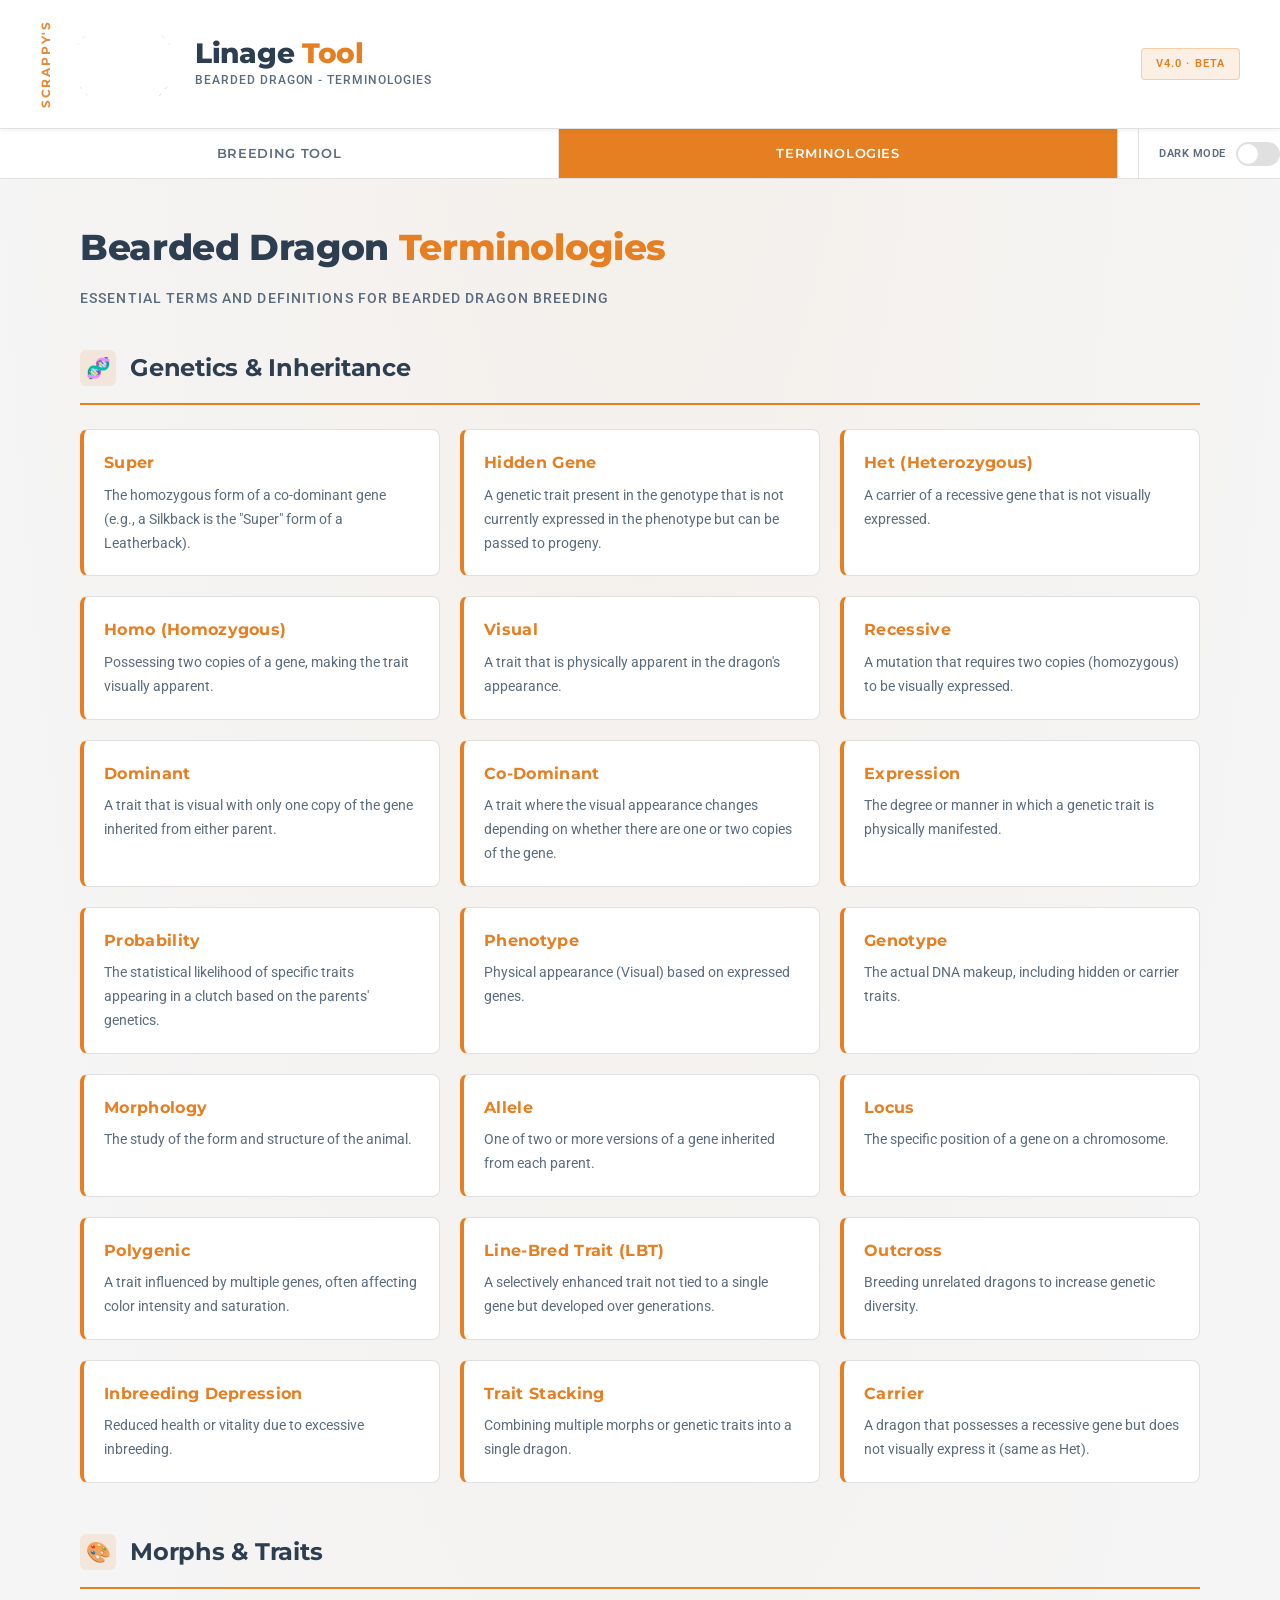
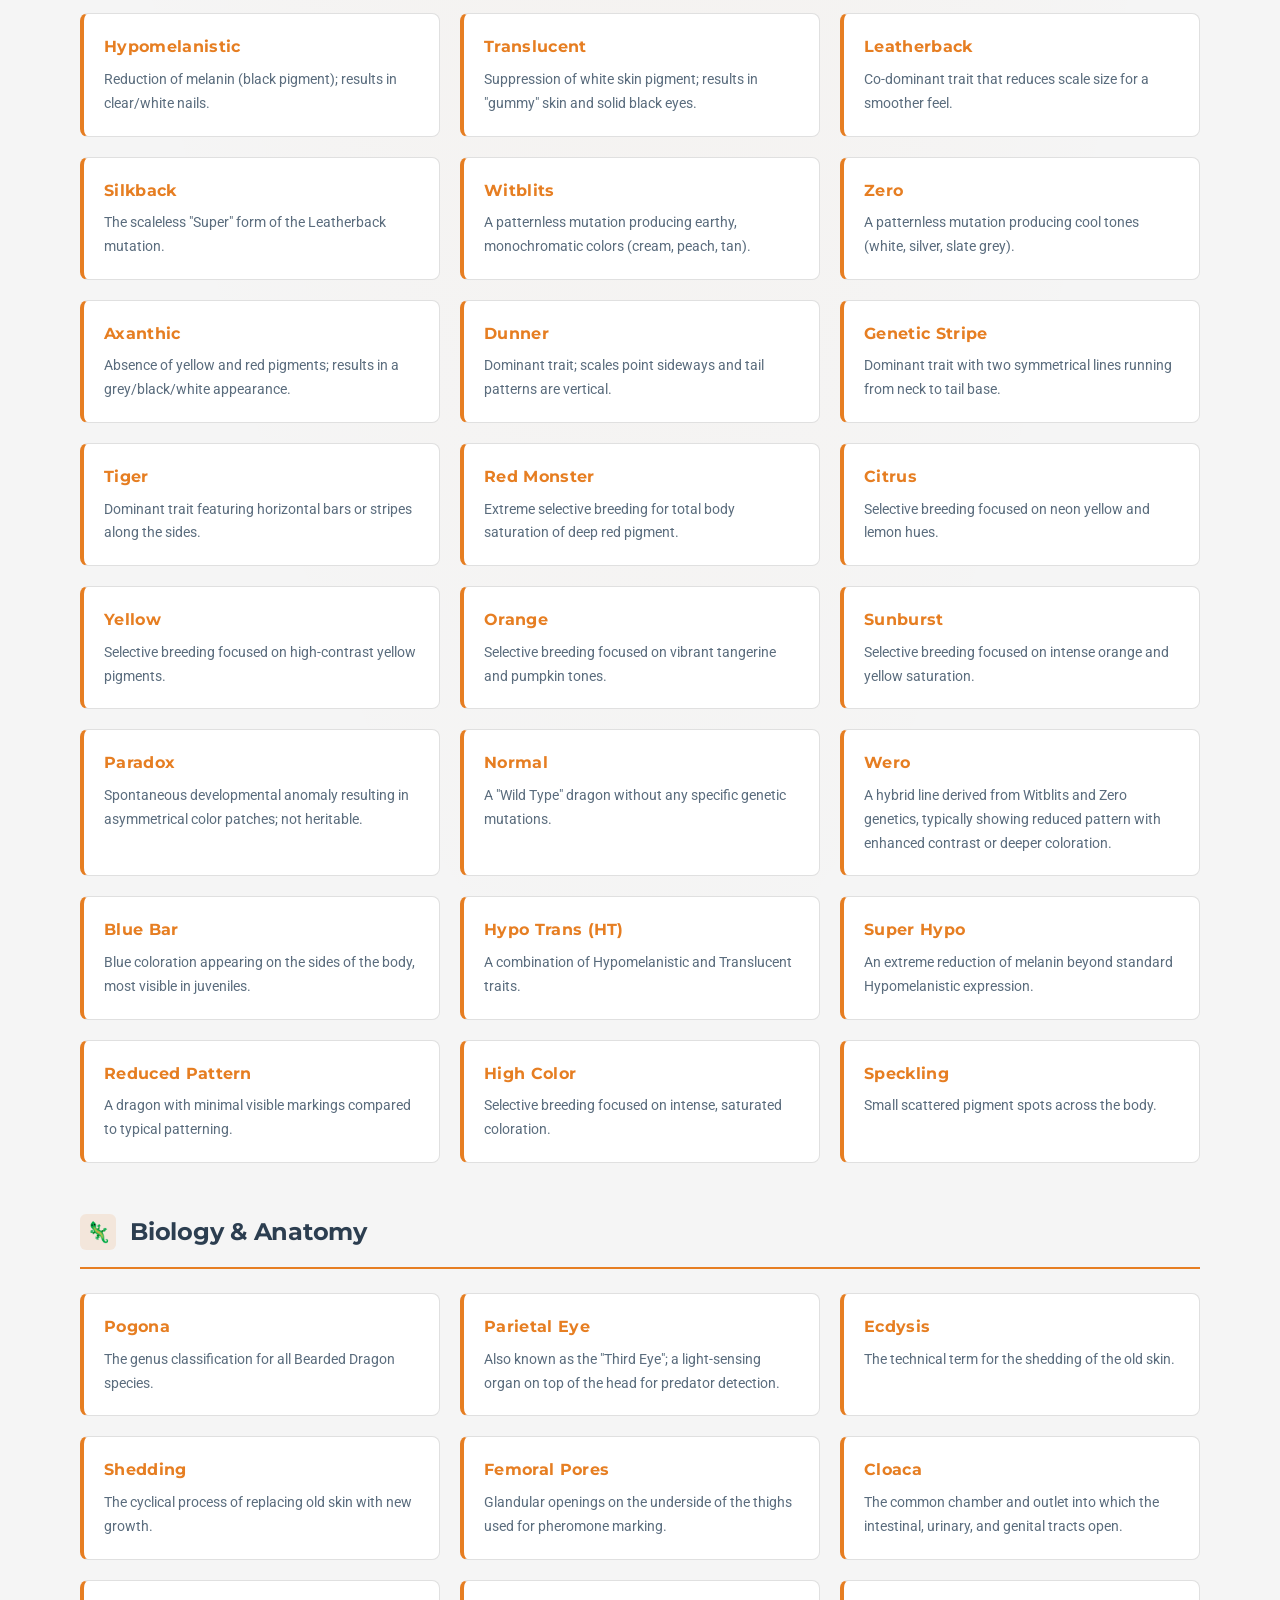
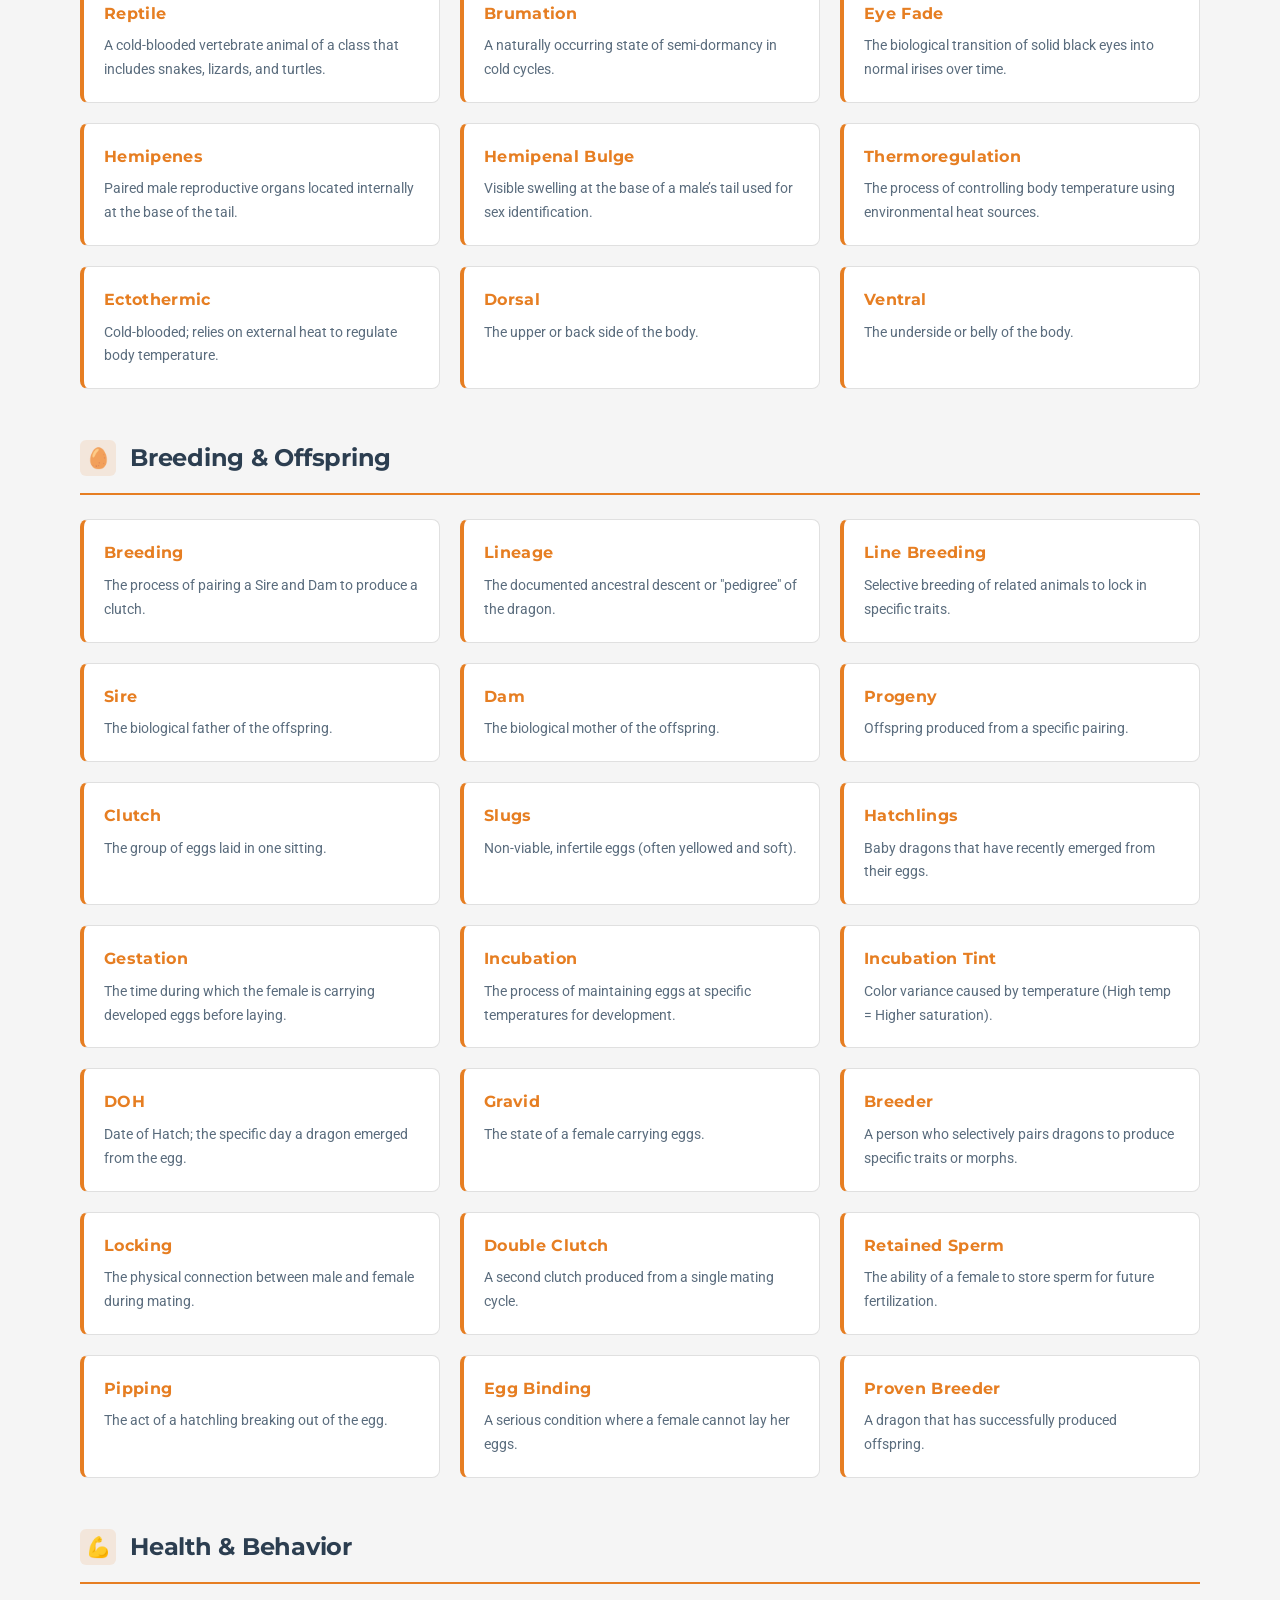
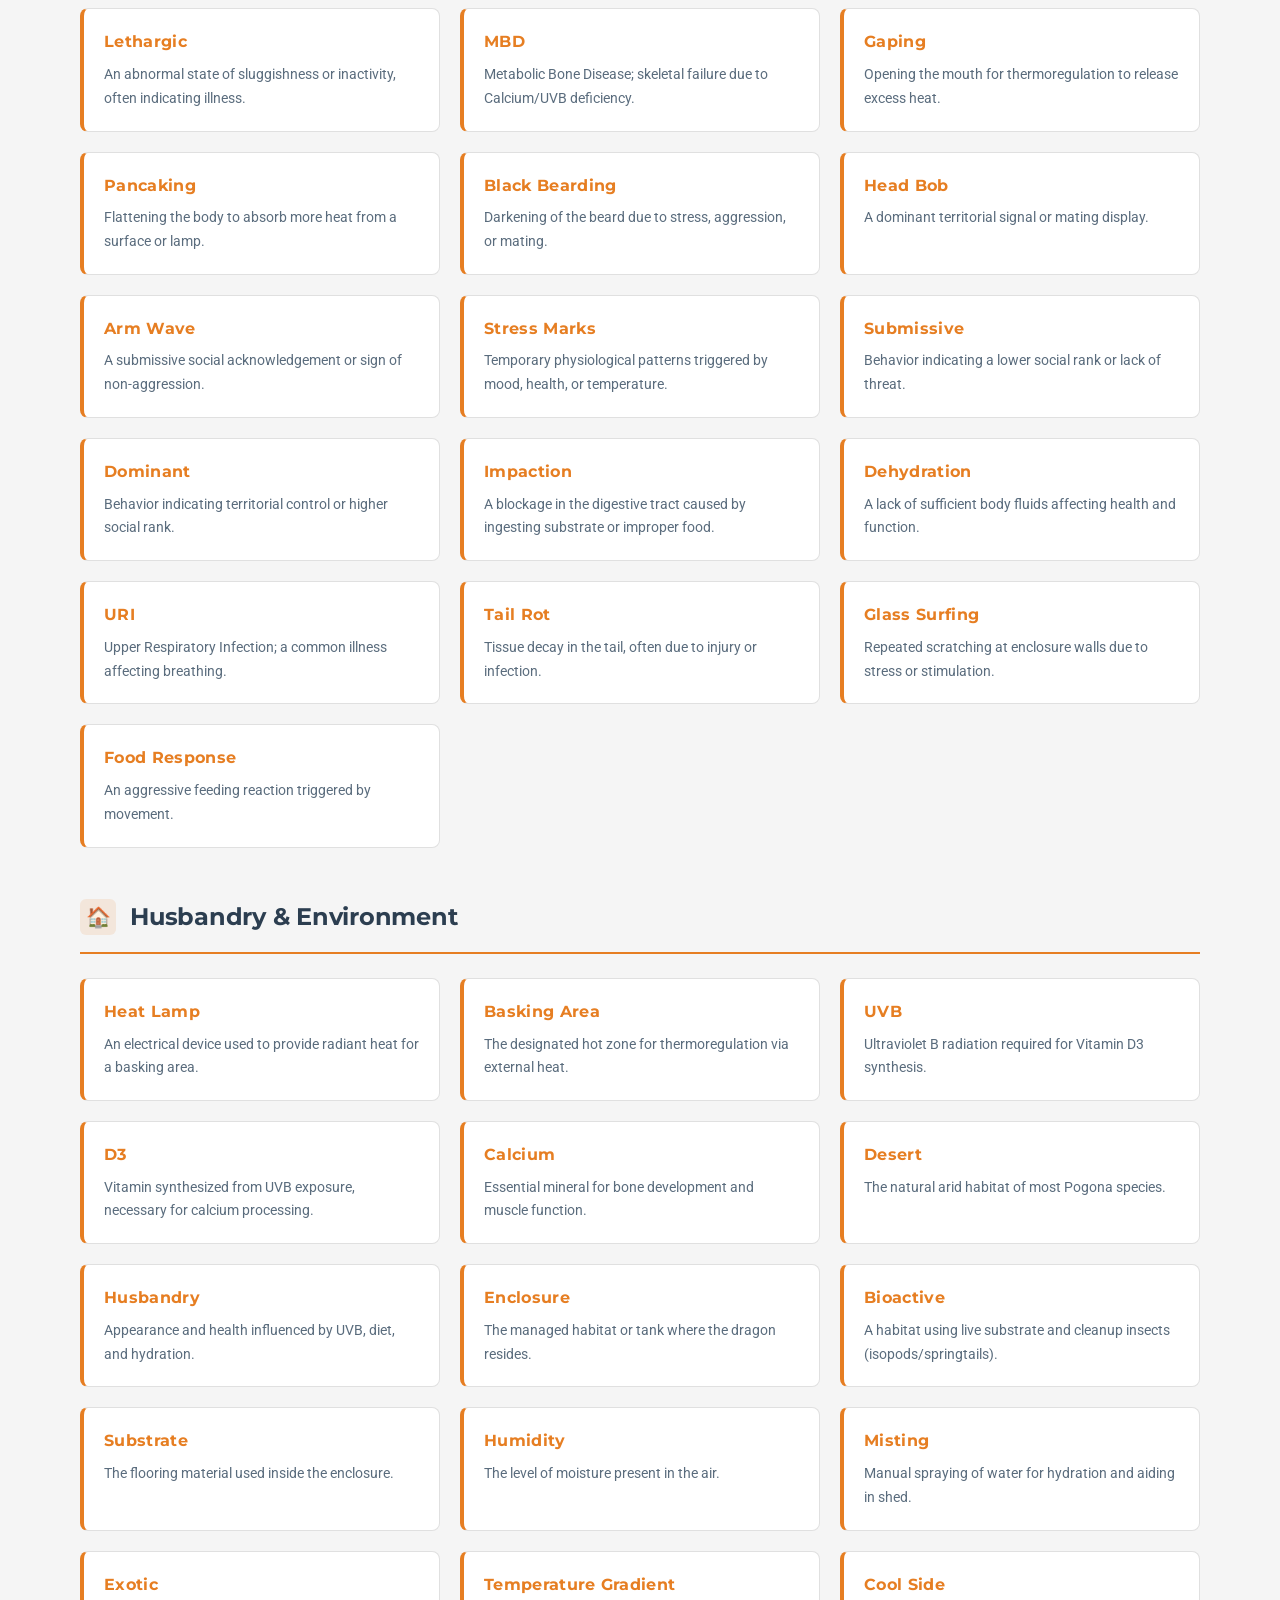
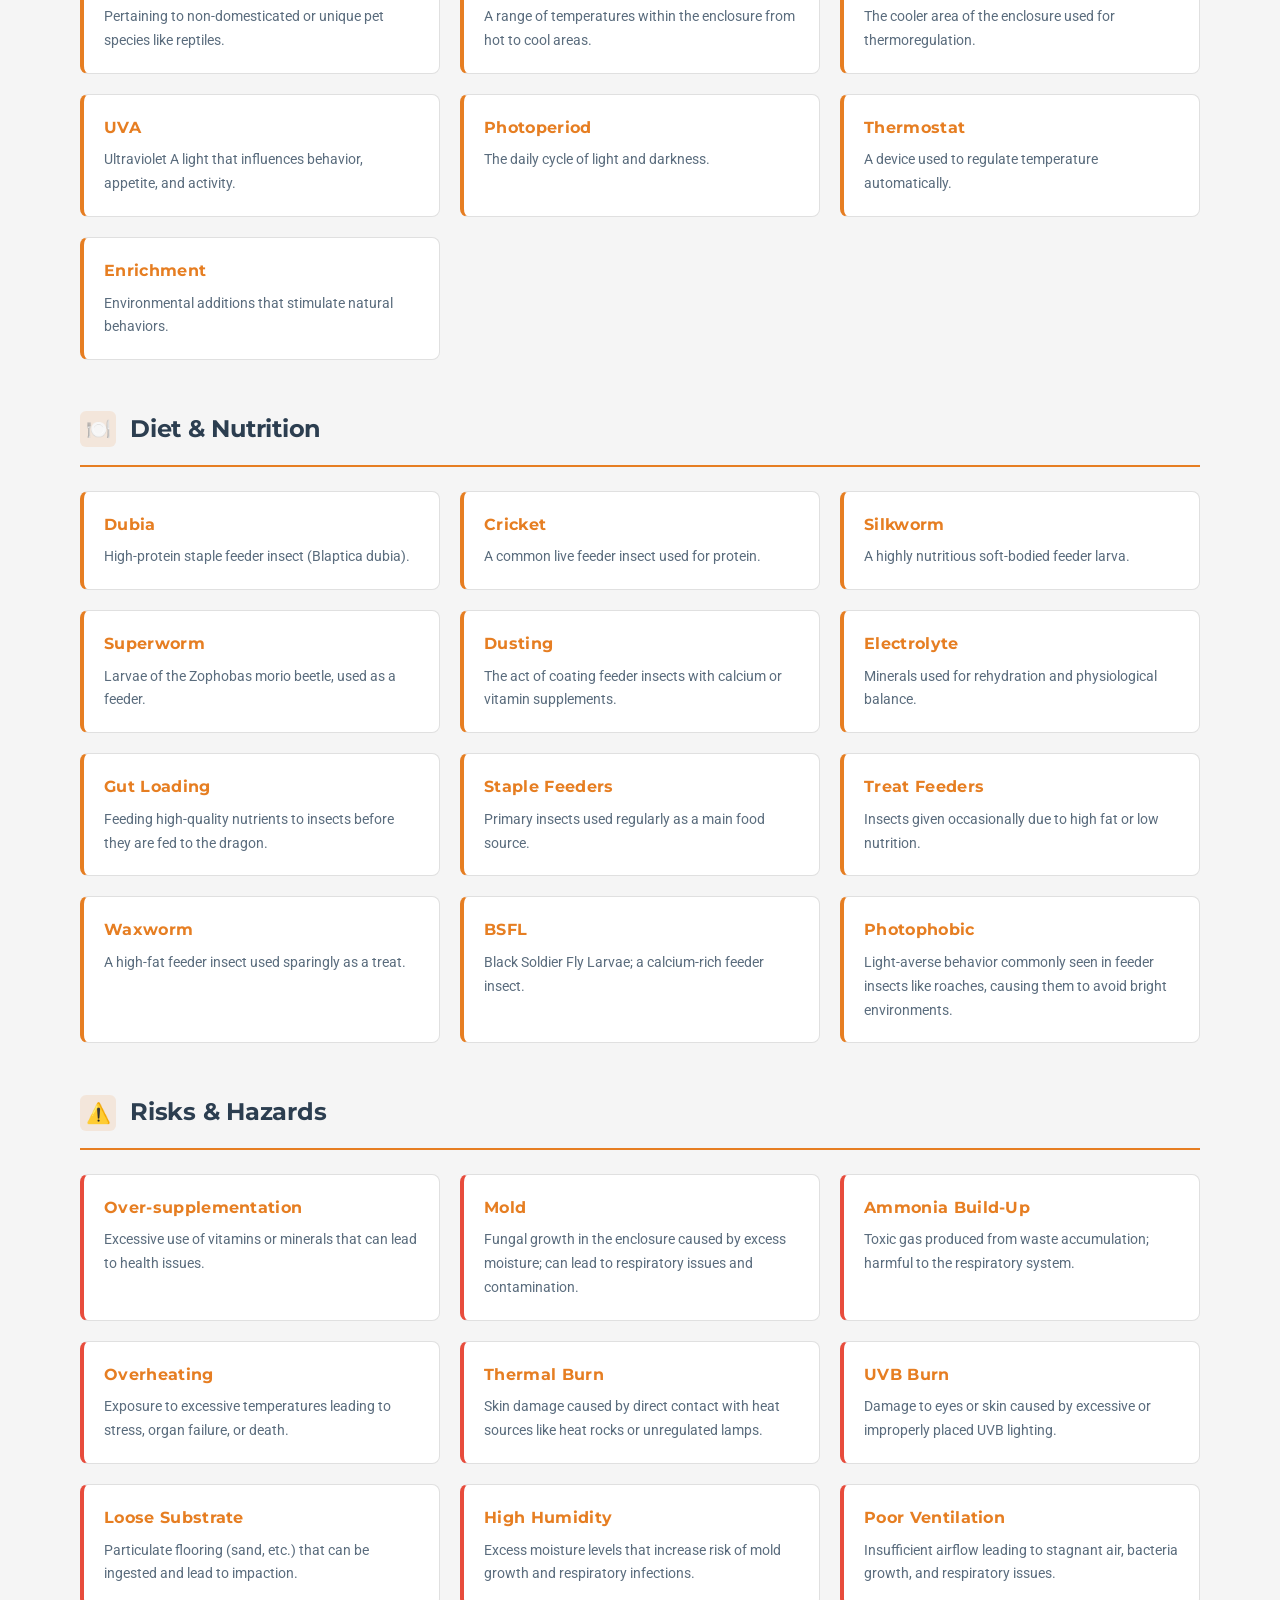
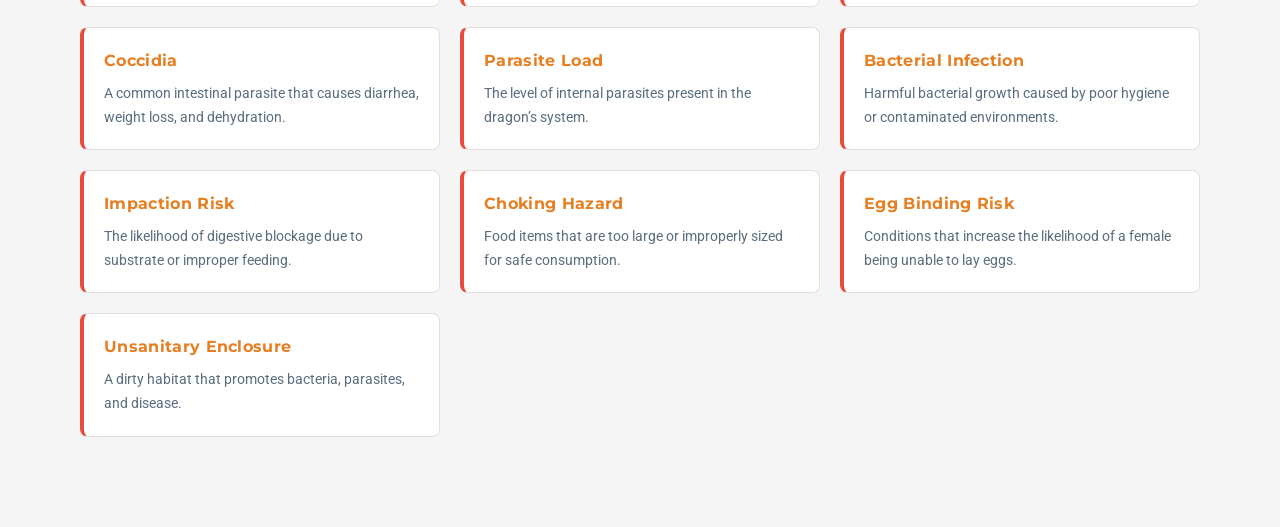
<file: terminologies.html>
<!DOCTYPE html>
<html lang="en">
<head>
<meta charset="UTF-8">
<meta name="viewport" content="width=device-width, initial-scale=1.0">
<title>Scrappy's Exotic Linage Tool</title>
<link href="https://fonts.googleapis.com/css2?family=Roboto:wght@400;500;700&family=Montserrat:wght@600;700;800&display=swap" rel="stylesheet">
<style>
  :root {
    --bg: #f5f5f5;
    --surface: #ffffff;
    --surface2: #f9f9f9;
    --border: #e0e0e0;
    --accent: #E67E22;
    --accent2: #d46d0a;
    --accent-glow: rgba(230,126,34,0.12);
    --text: #2C3E50;
    --text-dim: #5a6c7d;
    --text-muted: #8a9aaa;
    --red: #e74c3c;
    --green: #27AE60;
    --gunmetal: #2C3E50;
    --tag-bg: #f0f5f9;
    --radius: 8px;
  }
  *, *::before, *::after { box-sizing: border-box; margin: 0; padding: 0; }
  body {
    background: var(--bg);
    color: var(--text);
    font-family: 'Roboto', sans-serif;
    font-size: 15px;
    line-height: 1.6;
    min-height: 100vh;
    background-image:
      radial-gradient(ellipse 80% 60% at 50% -10%, rgba(230,126,34,0.06) 0%, transparent 70%);
  }
  /* HEADER */
  header {
    border-bottom: 1px solid var(--border);
    padding: 20px 40px;
    display: flex;
    align-items: center;
    gap: 24px;
    position: relative;
    background: var(--surface);
    box-shadow: 0 2px 4px rgba(0,0,0,0.05);
  }
  .logo-mark {
    font-family: 'Montserrat', sans-serif;
    font-size: 12px;
    font-weight: 700;
    letter-spacing: 0.15em;
    text-transform: uppercase;
    color: var(--accent);
    line-height: 1;
    opacity: 0.9;
    writing-mode: vertical-lr;
    transform: rotate(180deg);
  }
  .header-main h1 {
    font-family: 'Montserrat', sans-serif;
    font-size: 28px;
    font-weight: 800;
    color: var(--text);
    letter-spacing: -0.01em;
    line-height: 1;
  }
  .header-main h1 span { color: var(--accent); }
  .header-sub {
    font-size: 12px;
    color: var(--text-dim);
    letter-spacing: 0.08em;
    text-transform: uppercase;
    margin-top: 4px;
    font-weight: 500;
  }
  .header-badge {
    margin-left: auto;
    background: var(--accent-glow);
    border: 1px solid rgba(230,126,34,0.3);
    padding: 6px 14px;
    border-radius: 4px;
    font-size: 11px;
    letter-spacing: 0.1em;
    text-transform: uppercase;
    color: var(--accent);
    font-weight: 600;
  }
  /* NAVIGATION */
  nav {
    background: var(--surface);
    border-bottom: 1px solid var(--border);
    display: flex;
    gap: 0;
  }
  nav a {
    flex: 1;
    text-align: center;
    padding: 14px 20px;
    font-family: 'Montserrat', sans-serif;
    font-size: 13px;
    font-weight: 600;
    letter-spacing: 0.05em;
    text-decoration: none;
    color: var(--text-dim);
    border-right: 1px solid var(--border);
    transition: all 0.2s;
    text-transform: uppercase;
  }
  nav a:last-child {
    border-right: none;
  }
  nav a:hover {
    background: var(--accent-glow);
    color: var(--accent);
  }
  nav a.active {
    background: var(--accent);
    color: #ffffff;
  }
  /* COLOR TOGGLE */
  .color-toggle {
    display: flex;
    align-items: center;
    gap: 10px;
    padding-left: 20px;
    border-left: 1px solid var(--border);
    margin-left: 20px;
  }
  .toggle-label {
    font-size: 11px;
    font-weight: 600;
    text-transform: uppercase;
    letter-spacing: 0.05em;
    color: var(--text-dim);
  }
  .toggle-switch {
    position: relative;
    width: 44px;
    height: 24px;
    background: var(--border);
    border-radius: 12px;
    cursor: pointer;
    transition: background 0.3s;
    border: 1px solid var(--border);
  }
  .toggle-switch.active {
    background: var(--accent);
    border-color: var(--accent);
  }
  .toggle-switch::before {
    content: '';
    position: absolute;
    width: 20px;
    height: 20px;
    background: white;
    border-radius: 50%;
    top: 1px;
    left: 1px;
    transition: left 0.3s;
  }
  .toggle-switch.active::before {
    left: 22px;
  }
  /* DARK MODE OVERRIDES */
  body.dark-mode {
    --bg: #0f0e0c;
    --surface: #1a1814;
    --surface2: #242018;
    --border: #2e2a22;
    --accent: #d4a843;
    --accent2: #c47c2a;
    --accent-glow: rgba(212,168,67,0.15);
    --text: #e8e0d0;
    --text-dim: #8a7f6e;
    --text-muted: #4a4438;
    --gunmetal: #e8e0d0;
    --tag-bg: #1e1c16;
  }
  /* MAIN CONTENT */
  .container {
    max-width: 1200px;
    margin: 0 auto;
    padding: 40px;
  }
  .page-title {
    font-family: 'Montserrat', sans-serif;
    font-size: 36px;
    font-weight: 800;
    color: var(--text);
    margin-bottom: 10px;
    letter-spacing: -0.01em;
  }
  .page-subtitle {
    font-size: 14px;
    color: var(--text-dim);
    margin-bottom: 40px;
    text-transform: uppercase;
    letter-spacing: 0.08em;
    font-weight: 500;
  }
  /* CATEGORY SECTIONS */
  .category-section {
    margin-bottom: 50px;
  }
  .category-section:nth-last-of-type(1) .term-card {
    border-left-color: var(--red);
  }


  .category-header {
    display: flex;
    align-items: center;
    gap: 14px;
    margin-bottom: 24px;
    padding-bottom: 16px;
    border-bottom: 2px solid var(--accent);
  }
  .category-icon {
    width: 36px;
    height: 36px;
    background: var(--accent-glow);
    border-radius: 6px;
    display: flex;
    align-items: center;
    justify-content: center;
    font-size: 20px;
    color: var(--accent);
  }
  .category-title {
    font-family: 'Montserrat', sans-serif;
    font-size: 24px;
    font-weight: 700;
    color: var(--gunmetal);
    letter-spacing: -0.01em;
  }
  /* TERM CARDS */
  .terms-grid {
    display: grid;
    grid-template-columns: repeat(auto-fit, minmax(320px, 1fr));
    gap: 20px;
  }
  .term-card {
    background: var(--surface);
    border: 1px solid var(--border);
    border-radius: var(--radius);
    padding: 20px;
    transition: all 0.3s cubic-bezier(0.4, 0, 0.2, 1);
    border-left: 4px solid var(--accent);
  }
  .term-card:hover {
    box-shadow: 0 8px 24px rgba(230,126,34,0.15);
    transform: translateY(-2px);
    border-left-color: var(--accent2);
  }
  .term-name {
    font-family: 'Montserrat', sans-serif;
    font-size: 16px;
    font-weight: 700;
    color: var(--accent);
    margin-bottom: 8px;
    letter-spacing: 0.02em;
  }
  .term-definition {
    font-size: 14px;
    color: var(--text-dim);
    line-height: 1.7;
  }
  /* SPECIAL TAGS */
  .visual-tag {
    display: inline-block;
    background: rgba(230,126,34,0.1);
    color: var(--accent);
    padding: 2px 8px;
    border-radius: 3px;
    font-size: 11px;
    font-weight: 600;
    margin-right: 6px;
    margin-bottom: 10px;
  }
  .recessive-tag {
    background: rgba(41,128,185,0.1);
    color: #2980b9;
  }
  .dominant-tag {
    background: rgba(39,174,96,0.1);
    color: var(--green);
  }
  /* RESPONSIVE */
  @media (max-width: 768px) {
    header { padding: 16px 18px; }
    .container { padding: 20px; }
    .page-title { font-size: 28px; }
    nav a { font-size: 11px; padding: 12px 10px; }
    .terms-grid { grid-template-columns: 1fr; }
    .category-header { flex-direction: column; align-items: flex-start; }
    .category-icon { width: 32px; height: 32px; }
    .category-title { font-size: 20px; }
  }
  /* FOOTER */
  footer {
    background: var(--gunmetal);
    color: #000000;
    padding: 30px 40px;
    text-align: center;
    margin-top: 60px;
    font-size: 13px;
  }


</style>
</head>
<body>
<header>
  <div class="logo-mark">Scrappy's</div>
  <img src="ScrappyLogoSmall.png" alt="Scrappy's Exotic Yard" style="width:95px;height:63px;object-fit:contain;align-self:center;">
  <div class="header-main">
    <h1>Linage <span>Tool</span></h1>
    <div class="header-sub">Bearded Dragon - Terminologies</div>
  </div>
  <div class="header-badge">v4.0 · Beta</div>
</header>
<nav>
  <a href="index.html">Breeding Tool</a>
  <a href="terminologies.html" class="active">Terminologies</a>
 <!--  <a href="guides.html">Guides</a> -->
  <div class="color-toggle" id="color-toggle-container">
    <span class="toggle-label">Dark Mode</span>
    <div class="toggle-switch" id="color-toggle" onclick="toggleColorScheme()"></div>
  </div>
</nav>

<div class="container">
  <h1 class="page-title">Bearded Dragon <span style="color: var(--accent);">Terminologies</span></h1>
  <p class="page-subtitle">Essential terms and definitions for bearded dragon breeding</p>

  <!-- GENETICS & INHERITANCE -->
  <div class="category-section">
    <div class="category-header">
      <div class="category-icon">🧬</div>
      <h2 class="category-title">Genetics & Inheritance</h2>
    </div>
    <div class="terms-grid">
      <div class="term-card">
        <div class="term-name">Super</div>
        <div class="term-definition">The homozygous form of a co-dominant gene (e.g., a Silkback is the "Super" form of a Leatherback).</div>
      </div>
      <div class="term-card">
        <div class="term-name">Hidden Gene</div>
        <div class="term-definition">A genetic trait present in the genotype that is not currently expressed in the phenotype but can be passed to progeny.</div>
      </div>
      <div class="term-card">
        <div class="term-name">Het (Heterozygous)</div>
        <div class="term-definition">A carrier of a recessive gene that is not visually expressed.</div>
      </div>
      <div class="term-card">
        <div class="term-name">Homo (Homozygous)</div>
        <div class="term-definition">Possessing two copies of a gene, making the trait visually apparent.</div>
      </div>
      <div class="term-card">
        <div class="term-name">Visual</div>
        <div class="term-definition">A trait that is physically apparent in the dragon's appearance.</div>
      </div>
      <div class="term-card">
        <div class="term-name">Recessive</div>
        <div class="term-definition">A mutation that requires two copies (homozygous) to be visually expressed.</div>
      </div>
      <div class="term-card">
        <div class="term-name">Dominant</div>
        <div class="term-definition">A trait that is visual with only one copy of the gene inherited from either parent.</div>
      </div>
      <div class="term-card">
        <div class="term-name">Co-Dominant</div>
        <div class="term-definition">A trait where the visual appearance changes depending on whether there are one or two copies of the gene.</div>
      </div>
      <div class="term-card">
        <div class="term-name">Expression</div>
        <div class="term-definition">The degree or manner in which a genetic trait is physically manifested.</div>
      </div>
      <div class="term-card">
        <div class="term-name">Probability</div>
        <div class="term-definition">The statistical likelihood of specific traits appearing in a clutch based on the parents' genetics.</div>
      </div>
      <div class="term-card">
        <div class="term-name">Phenotype</div>
        <div class="term-definition">Physical appearance (Visual) based on expressed genes.</div>
      </div>
      <div class="term-card">
        <div class="term-name">Genotype</div>
        <div class="term-definition">The actual DNA makeup, including hidden or carrier traits.</div>
      </div>
      <div class="term-card">
        <div class="term-name">Morphology</div>
        <div class="term-definition">The study of the form and structure of the animal.</div>
      </div>

      <div class="term-card">
        <div class="term-name">Allele</div>
        <div class="term-definition">One of two or more versions of a gene inherited from each parent.</div>
      </div>
      <div class="term-card">
        <div class="term-name">Locus</div>
        <div class="term-definition">The specific position of a gene on a chromosome.</div>
      </div>
      <div class="term-card">
        <div class="term-name">Polygenic</div>
        <div class="term-definition">A trait influenced by multiple genes, often affecting color intensity and saturation.</div>
      </div>
      <div class="term-card">
        <div class="term-name">Line-Bred Trait (LBT)</div>
        <div class="term-definition">A selectively enhanced trait not tied to a single gene but developed over generations.</div>
      </div>
      <div class="term-card">
        <div class="term-name">Outcross</div>
        <div class="term-definition">Breeding unrelated dragons to increase genetic diversity.</div>
      </div>
      <div class="term-card">
        <div class="term-name">Inbreeding Depression</div>
        <div class="term-definition">Reduced health or vitality due to excessive inbreeding.</div>
      </div>
      <div class="term-card">
        <div class="term-name">Trait Stacking</div>
        <div class="term-definition">Combining multiple morphs or genetic traits into a single dragon.</div>
      </div>
      <div class="term-card">
        <div class="term-name">Carrier</div>
        <div class="term-definition">A dragon that possesses a recessive gene but does not visually express it (same as Het).</div>
      </div>

    </div>
  </div>

  <!-- MORPHS & TRAITS -->
  <div class="category-section">
    <div class="category-header">
      <div class="category-icon">🎨</div>
      <h2 class="category-title">Morphs & Traits</h2>
    </div>
    <div class="terms-grid">
      <div class="term-card">
        <div class="term-name">Hypomelanistic</div>
        <div class="term-definition">Reduction of melanin (black pigment); results in clear/white nails.</div>
      </div>
      <div class="term-card">
        <div class="term-name">Translucent</div>
        <div class="term-definition">Suppression of white skin pigment; results in "gummy" skin and solid black eyes.</div>
      </div>
      <div class="term-card">
        <div class="term-name">Leatherback</div>
        <div class="term-definition">Co-dominant trait that reduces scale size for a smoother feel.</div>
      </div>
      <div class="term-card">
        <div class="term-name">Silkback</div>
        <div class="term-definition">The scaleless "Super" form of the Leatherback mutation.</div>
      </div>
      <div class="term-card">
        <div class="term-name">Witblits</div>
        <div class="term-definition">A patternless mutation producing earthy, monochromatic colors (cream, peach, tan).</div>
      </div>
      <div class="term-card">
        <div class="term-name">Zero</div>
        <div class="term-definition">A patternless mutation producing cool tones (white, silver, slate grey).</div>
      </div>
      <div class="term-card">
        <div class="term-name">Axanthic</div>
        <div class="term-definition">Absence of yellow and red pigments; results in a grey/black/white appearance.</div>
      </div>
      <div class="term-card">
        <div class="term-name">Dunner</div>
        <div class="term-definition">Dominant trait; scales point sideways and tail patterns are vertical.</div>
      </div>
      <div class="term-card">
        <div class="term-name">Genetic Stripe</div>
        <div class="term-definition">Dominant trait with two symmetrical lines running from neck to tail base.</div>
      </div>
      <div class="term-card">
        <div class="term-name">Tiger</div>
        <div class="term-definition">Dominant trait featuring horizontal bars or stripes along the sides.</div>
      </div>
      <div class="term-card">
        <div class="term-name">Red Monster</div>
        <div class="term-definition">Extreme selective breeding for total body saturation of deep red pigment.</div>
      </div>
      <div class="term-card">
        <div class="term-name">Citrus</div>
        <div class="term-definition">Selective breeding focused on neon yellow and lemon hues.</div>
      </div>
      <div class="term-card">
        <div class="term-name">Yellow</div>
        <div class="term-definition">Selective breeding focused on high-contrast yellow pigments.</div>
      </div>
      <div class="term-card">
        <div class="term-name">Orange</div>
        <div class="term-definition">Selective breeding focused on vibrant tangerine and pumpkin tones.</div>
      </div>
      <div class="term-card">
        <div class="term-name">Sunburst</div>
        <div class="term-definition">Selective breeding focused on intense orange and yellow saturation.</div>
      </div>
      <div class="term-card">
        <div class="term-name">Paradox</div>
        <div class="term-definition">Spontaneous developmental anomaly resulting in asymmetrical color patches; not heritable.</div>
      </div>
      <div class="term-card">
        <div class="term-name">Normal</div>
        <div class="term-definition">A "Wild Type" dragon without any specific genetic mutations.</div>
      </div>

      <div class="term-card">
        <div class="term-name">Wero</div>
        <div class="term-definition">A hybrid line derived from Witblits and Zero genetics, typically showing reduced pattern with enhanced contrast or deeper coloration.</div>
      </div>
      <div class="term-card">
        <div class="term-name">Blue Bar</div>
        <div class="term-definition">Blue coloration appearing on the sides of the body, most visible in juveniles.</div>
      </div>
      <div class="term-card">
        <div class="term-name">Hypo Trans (HT)</div>
        <div class="term-definition">A combination of Hypomelanistic and Translucent traits.</div>
      </div>
      <div class="term-card">
        <div class="term-name">Super Hypo</div>
        <div class="term-definition">An extreme reduction of melanin beyond standard Hypomelanistic expression.</div>
      </div>
      <div class="term-card">
        <div class="term-name">Reduced Pattern</div>
        <div class="term-definition">A dragon with minimal visible markings compared to typical patterning.</div>
      </div>
      <div class="term-card">
        <div class="term-name">High Color</div>
        <div class="term-definition">Selective breeding focused on intense, saturated coloration.</div>
      </div>
      <div class="term-card">
        <div class="term-name">Speckling</div>
        <div class="term-definition">Small scattered pigment spots across the body.</div>
      </div>

    </div>
  </div>

  <!-- BIOLOGY & ANATOMY -->
  <div class="category-section">
    <div class="category-header">
      <div class="category-icon">🦎</div>
      <h2 class="category-title">Biology & Anatomy</h2>
    </div>
    <div class="terms-grid">
      <div class="term-card">
        <div class="term-name">Pogona</div>
        <div class="term-definition">The genus classification for all Bearded Dragon species.</div>
      </div>
      <div class="term-card">
        <div class="term-name">Parietal Eye</div>
        <div class="term-definition">Also known as the "Third Eye"; a light-sensing organ on top of the head for predator detection.</div>
      </div>
      <div class="term-card">
        <div class="term-name">Ecdysis</div>
        <div class="term-definition">The technical term for the shedding of the old skin.</div>
      </div>
      <div class="term-card">
        <div class="term-name">Shedding</div>
        <div class="term-definition">The cyclical process of replacing old skin with new growth.</div>
      </div>
      <div class="term-card">
        <div class="term-name">Femoral Pores</div>
        <div class="term-definition">Glandular openings on the underside of the thighs used for pheromone marking.</div>
      </div>
      <div class="term-card">
        <div class="term-name">Cloaca</div>
        <div class="term-definition">The common chamber and outlet into which the intestinal, urinary, and genital tracts open.</div>
      </div>
      <div class="term-card">
        <div class="term-name">Reptile</div>
        <div class="term-definition">A cold-blooded vertebrate animal of a class that includes snakes, lizards, and turtles.</div>
      </div>
      <div class="term-card">
        <div class="term-name">Brumation</div>
        <div class="term-definition">A naturally occurring state of semi-dormancy in cold cycles.</div>
      </div>
      <div class="term-card">
        <div class="term-name">Eye Fade</div>
        <div class="term-definition">The biological transition of solid black eyes into normal irises over time.</div>
      </div>

      <div class="term-card">
        <div class="term-name">Hemipenes</div>
        <div class="term-definition">Paired male reproductive organs located internally at the base of the tail.</div>
      </div>
      <div class="term-card">
        <div class="term-name">Hemipenal Bulge</div>
        <div class="term-definition">Visible swelling at the base of a male’s tail used for sex identification.</div>
      </div>
      <div class="term-card">
        <div class="term-name">Thermoregulation</div>
        <div class="term-definition">The process of controlling body temperature using environmental heat sources.</div>
      </div>
      <div class="term-card">
        <div class="term-name">Ectothermic</div>
        <div class="term-definition">Cold-blooded; relies on external heat to regulate body temperature.</div>
      </div>
      <div class="term-card">
        <div class="term-name">Dorsal</div>
        <div class="term-definition">The upper or back side of the body.</div>
      </div>
      <div class="term-card">
        <div class="term-name">Ventral</div>
        <div class="term-definition">The underside or belly of the body.</div>
      </div>

    </div>
  </div>

  <!-- BREEDING & OFFSPRING -->
  <div class="category-section">
    <div class="category-header">
      <div class="category-icon">🥚</div>
      <h2 class="category-title">Breeding & Offspring</h2>
    </div>
    <div class="terms-grid">
      <div class="term-card">
        <div class="term-name">Breeding</div>
        <div class="term-definition">The process of pairing a Sire and Dam to produce a clutch.</div>
      </div>
      <div class="term-card">
        <div class="term-name">Lineage</div>
        <div class="term-definition">The documented ancestral descent or "pedigree" of the dragon.</div>
      </div>
      <div class="term-card">
        <div class="term-name">Line Breeding</div>
        <div class="term-definition">Selective breeding of related animals to lock in specific traits.</div>
      </div>
      <div class="term-card">
        <div class="term-name">Sire</div>
        <div class="term-definition">The biological father of the offspring.</div>
      </div>
      <div class="term-card">
        <div class="term-name">Dam</div>
        <div class="term-definition">The biological mother of the offspring.</div>
      </div>
      <div class="term-card">
        <div class="term-name">Progeny</div>
        <div class="term-definition">Offspring produced from a specific pairing.</div>
      </div>
      <div class="term-card">
        <div class="term-name">Clutch</div>
        <div class="term-definition">The group of eggs laid in one sitting.</div>
      </div>
      <div class="term-card">
        <div class="term-name">Slugs</div>
        <div class="term-definition">Non-viable, infertile eggs (often yellowed and soft).</div>
      </div>
      <div class="term-card">
        <div class="term-name">Hatchlings</div>
        <div class="term-definition">Baby dragons that have recently emerged from their eggs.</div>
      </div>
      <div class="term-card">
        <div class="term-name">Gestation</div>
        <div class="term-definition">The time during which the female is carrying developed eggs before laying.</div>
      </div>
      <div class="term-card">
        <div class="term-name">Incubation</div>
        <div class="term-definition">The process of maintaining eggs at specific temperatures for development.</div>
      </div>
      <div class="term-card">
        <div class="term-name">Incubation Tint</div>
        <div class="term-definition">Color variance caused by temperature (High temp = Higher saturation).</div>
      </div>
      <div class="term-card">
        <div class="term-name">DOH</div>
        <div class="term-definition">Date of Hatch; the specific day a dragon emerged from the egg.</div>
      </div>
      <div class="term-card">
        <div class="term-name">Gravid</div>
        <div class="term-definition">The state of a female carrying eggs.</div>
      </div>
      <div class="term-card">
        <div class="term-name">Breeder</div>
        <div class="term-definition">A person who selectively pairs dragons to produce specific traits or morphs.</div>
      </div>

      <div class="term-card">
        <div class="term-name">Locking</div>
        <div class="term-definition">The physical connection between male and female during mating.</div>
      </div>
      <div class="term-card">
        <div class="term-name">Double Clutch</div>
        <div class="term-definition">A second clutch produced from a single mating cycle.</div>
      </div>
      <div class="term-card">
        <div class="term-name">Retained Sperm</div>
        <div class="term-definition">The ability of a female to store sperm for future fertilization.</div>
      </div>
      <div class="term-card">
        <div class="term-name">Pipping</div>
        <div class="term-definition">The act of a hatchling breaking out of the egg.</div>
      </div>
      <div class="term-card">
        <div class="term-name">Egg Binding</div>
        <div class="term-definition">A serious condition where a female cannot lay her eggs.</div>
      </div>
      <div class="term-card">
        <div class="term-name">Proven Breeder</div>
        <div class="term-definition">A dragon that has successfully produced offspring.</div>
      </div>

    </div>
  </div>

  <!-- HEALTH & BEHAVIOR -->
  <div class="category-section">
    <div class="category-header">
      <div class="category-icon">💪</div>
      <h2 class="category-title">Health & Behavior</h2>
    </div>
    <div class="terms-grid">
      <div class="term-card">
        <div class="term-name">Lethargic</div>
        <div class="term-definition">An abnormal state of sluggishness or inactivity, often indicating illness.</div>
      </div>
      <div class="term-card">
        <div class="term-name">MBD</div>
        <div class="term-definition">Metabolic Bone Disease; skeletal failure due to Calcium/UVB deficiency.</div>
      </div>
      <div class="term-card">
        <div class="term-name">Gaping</div>
        <div class="term-definition">Opening the mouth for thermoregulation to release excess heat.</div>
      </div>
      <div class="term-card">
        <div class="term-name">Pancaking</div>
        <div class="term-definition">Flattening the body to absorb more heat from a surface or lamp.</div>
      </div>
      <div class="term-card">
        <div class="term-name">Black Bearding</div>
        <div class="term-definition">Darkening of the beard due to stress, aggression, or mating.</div>
      </div>
      <div class="term-card">
        <div class="term-name">Head Bob</div>
        <div class="term-definition">A dominant territorial signal or mating display.</div>
      </div>
      <div class="term-card">
        <div class="term-name">Arm Wave</div>
        <div class="term-definition">A submissive social acknowledgement or sign of non-aggression.</div>
      </div>
      <div class="term-card">
        <div class="term-name">Stress Marks</div>
        <div class="term-definition">Temporary physiological patterns triggered by mood, health, or temperature.</div>
      </div>
      <div class="term-card">
        <div class="term-name">Submissive</div>
        <div class="term-definition">Behavior indicating a lower social rank or lack of threat.</div>
      </div>
      <div class="term-card">
        <div class="term-name">Dominant</div>
        <div class="term-definition">Behavior indicating territorial control or higher social rank.</div>
      </div>

      <div class="term-card">
        <div class="term-name">Impaction</div>
        <div class="term-definition">A blockage in the digestive tract caused by ingesting substrate or improper food.</div>
      </div>
      <div class="term-card">
        <div class="term-name">Dehydration</div>
        <div class="term-definition">A lack of sufficient body fluids affecting health and function.</div>
      </div>
      <div class="term-card">
        <div class="term-name">URI</div>
        <div class="term-definition">Upper Respiratory Infection; a common illness affecting breathing.</div>
      </div>
      <div class="term-card">
        <div class="term-name">Tail Rot</div>
        <div class="term-definition">Tissue decay in the tail, often due to injury or infection.</div>
      </div>
      <div class="term-card">
        <div class="term-name">Glass Surfing</div>
        <div class="term-definition">Repeated scratching at enclosure walls due to stress or stimulation.</div>
      </div>
      <div class="term-card">
        <div class="term-name">Food Response</div>
        <div class="term-definition">An aggressive feeding reaction triggered by movement.</div>
      </div>


    </div>
  </div>

  <!-- HUSBANDRY & ENVIRONMENT -->
  <div class="category-section">
    <div class="category-header">
      <div class="category-icon">🏠</div>
      <h2 class="category-title">Husbandry & Environment</h2>
    </div>
    <div class="terms-grid">
      <div class="term-card">
        <div class="term-name">Heat Lamp</div>
        <div class="term-definition">An electrical device used to provide radiant heat for a basking area.</div>
      </div>
      <div class="term-card">
        <div class="term-name">Basking Area</div>
        <div class="term-definition">The designated hot zone for thermoregulation via external heat.</div>
      </div>
      <div class="term-card">
        <div class="term-name">UVB</div>
        <div class="term-definition">Ultraviolet B radiation required for Vitamin D3 synthesis.</div>
      </div>
      <div class="term-card">
        <div class="term-name">D3</div>
        <div class="term-definition">Vitamin synthesized from UVB exposure, necessary for calcium processing.</div>
      </div>
      <div class="term-card">
        <div class="term-name">Calcium</div>
        <div class="term-definition">Essential mineral for bone development and muscle function.</div>
      </div>
      <div class="term-card">
        <div class="term-name">Desert</div>
        <div class="term-definition">The natural arid habitat of most Pogona species.</div>
      </div>
      <div class="term-card">
        <div class="term-name">Husbandry</div>
        <div class="term-definition">Appearance and health influenced by UVB, diet, and hydration.</div>
      </div>
      <div class="term-card">
        <div class="term-name">Enclosure</div>
        <div class="term-definition">The managed habitat or tank where the dragon resides.</div>
      </div>
      <div class="term-card">
        <div class="term-name">Bioactive</div>
        <div class="term-definition">A habitat using live substrate and cleanup insects (isopods/springtails).</div>
      </div>
      <div class="term-card">
        <div class="term-name">Substrate</div>
        <div class="term-definition">The flooring material used inside the enclosure.</div>
      </div>
      <div class="term-card">
        <div class="term-name">Humidity</div>
        <div class="term-definition">The level of moisture present in the air.</div>
      </div>
      <div class="term-card">
        <div class="term-name">Misting</div>
        <div class="term-definition">Manual spraying of water for hydration and aiding in shed.</div>
      </div>
      <div class="term-card">
        <div class="term-name">Exotic</div>
        <div class="term-definition">Pertaining to non-domesticated or unique pet species like reptiles.</div>
      </div>

      <div class="term-card">
        <div class="term-name">Temperature Gradient</div>
        <div class="term-definition">A range of temperatures within the enclosure from hot to cool areas.</div>
      </div>
      <div class="term-card">
        <div class="term-name">Cool Side</div>
        <div class="term-definition">The cooler area of the enclosure used for thermoregulation.</div>
      </div>
      <div class="term-card">
        <div class="term-name">UVA</div>
        <div class="term-definition">Ultraviolet A light that influences behavior, appetite, and activity.</div>
      </div>
      <div class="term-card">
        <div class="term-name">Photoperiod</div>
        <div class="term-definition">The daily cycle of light and darkness.</div>
      </div>
      <div class="term-card">
        <div class="term-name">Thermostat</div>
        <div class="term-definition">A device used to regulate temperature automatically.</div>
      </div>
      <div class="term-card">
        <div class="term-name">Enrichment</div>
        <div class="term-definition">Environmental additions that stimulate natural behaviors.</div>
      </div>


    </div>
  </div>

  <!-- DIET & NUTRITION -->
  <div class="category-section">
    <div class="category-header">
      <div class="category-icon">🍽️</div>
      <h2 class="category-title">Diet & Nutrition</h2>
    </div>
    <div class="terms-grid">
      <div class="term-card">
        <div class="term-name">Dubia</div>
        <div class="term-definition">High-protein staple feeder insect (Blaptica dubia).</div>
      </div>
      <div class="term-card">
        <div class="term-name">Cricket</div>
        <div class="term-definition">A common live feeder insect used for protein.</div>
      </div>
      <div class="term-card">
        <div class="term-name">Silkworm</div>
        <div class="term-definition">A highly nutritious soft-bodied feeder larva.</div>
      </div>
      <div class="term-card">
        <div class="term-name">Superworm</div>
        <div class="term-definition">Larvae of the Zophobas morio beetle, used as a feeder.</div>
      </div>
      <div class="term-card">
        <div class="term-name">Dusting</div>
        <div class="term-definition">The act of coating feeder insects with calcium or vitamin supplements.</div>
      </div>
      <div class="term-card">
        <div class="term-name">Electrolyte</div>
        <div class="term-definition">Minerals used for rehydration and physiological balance.</div>
      </div>
      <div class="term-card">
        <div class="term-name">Gut Loading</div>
        <div class="term-definition">Feeding high-quality nutrients to insects before they are fed to the dragon.</div>
      </div>


      <div class="term-card">
        <div class="term-name">Staple Feeders</div>
        <div class="term-definition">Primary insects used regularly as a main food source.</div>
      </div>
      <div class="term-card">
        <div class="term-name">Treat Feeders</div>
        <div class="term-definition">Insects given occasionally due to high fat or low nutrition.</div>
      </div>
      <div class="term-card">
        <div class="term-name">Waxworm</div>
        <div class="term-definition">A high-fat feeder insect used sparingly as a treat.</div>
      </div>
      <div class="term-card">
        <div class="term-name">BSFL</div>
        <div class="term-definition">Black Soldier Fly Larvae; a calcium-rich feeder insect.</div>
      </div>
      <div class="term-card">
        <div class="term-name">Photophobic</div>
        <div class="term-definition">Light-averse behavior commonly seen in feeder insects like roaches, causing them to avoid bright environments.</div>
      </div>


    </div>
  </div>

  <!-- RISKS & HAZARDS -->
  <div class="category-section">
    <div class="category-header">
      <div class="category-icon">⚠️</div>
      <h2 class="category-title">Risks & Hazards</h2>
    </div>
    <div class="terms-grid">

      <div class="term-card">
        <div class="term-name">Over-supplementation</div>
        <div class="term-definition">Excessive use of vitamins or minerals that can lead to health issues.</div>
      </div>

      <div class="term-card">
        <div class="term-name">Mold</div>
        <div class="term-definition">Fungal growth in the enclosure caused by excess moisture; can lead to respiratory issues and contamination.</div>
      </div>

      <div class="term-card">
        <div class="term-name">Ammonia Build-Up</div>
        <div class="term-definition">Toxic gas produced from waste accumulation; harmful to the respiratory system.</div>
      </div>

      <div class="term-card">
        <div class="term-name">Overheating</div>
        <div class="term-definition">Exposure to excessive temperatures leading to stress, organ failure, or death.</div>
      </div>

      <div class="term-card">
        <div class="term-name">Thermal Burn</div>
        <div class="term-definition">Skin damage caused by direct contact with heat sources like heat rocks or unregulated lamps.</div>
      </div>

      <div class="term-card">
        <div class="term-name">UVB Burn</div>
        <div class="term-definition">Damage to eyes or skin caused by excessive or improperly placed UVB lighting.</div>
      </div>

      <div class="term-card">
        <div class="term-name">Loose Substrate</div>
        <div class="term-definition">Particulate flooring (sand, etc.) that can be ingested and lead to impaction.</div>
      </div>

      <div class="term-card">
        <div class="term-name">High Humidity</div>
        <div class="term-definition">Excess moisture levels that increase risk of mold growth and respiratory infections.</div>
      </div>

      <div class="term-card">
        <div class="term-name">Poor Ventilation</div>
        <div class="term-definition">Insufficient airflow leading to stagnant air, bacteria growth, and respiratory issues.</div>
      </div>

      <div class="term-card">
        <div class="term-name">Coccidia</div>
        <div class="term-definition">A common intestinal parasite that causes diarrhea, weight loss, and dehydration.</div>
      </div>

      <div class="term-card">
        <div class="term-name">Parasite Load</div>
        <div class="term-definition">The level of internal parasites present in the dragon’s system.</div>
      </div>

      <div class="term-card">
        <div class="term-name">Bacterial Infection</div>
        <div class="term-definition">Harmful bacterial growth caused by poor hygiene or contaminated environments.</div>
      </div>

      <div class="term-card">
        <div class="term-name">Impaction Risk</div>
        <div class="term-definition">The likelihood of digestive blockage due to substrate or improper feeding.</div>
      </div>

      <div class="term-card">
        <div class="term-name">Choking Hazard</div>
        <div class="term-definition">Food items that are too large or improperly sized for safe consumption.</div>
      </div>

      <div class="term-card">
        <div class="term-name">Egg Binding Risk</div>
        <div class="term-definition">Conditions that increase the likelihood of a female being unable to lay eggs.</div>
      </div>

      <div class="term-card">
        <div class="term-name">Unsanitary Enclosure</div>
        <div class="term-definition">A dirty habitat that promotes bacteria, parasites, and disease.</div>
      </div>

    </div>
  </div>

</div>


<script>
function toggleColorScheme() {
  const body = document.body;
  const toggle = document.getElementById('color-toggle');
  body.classList.toggle('dark-mode');
  toggle.classList.toggle('active');
  localStorage.setItem('darkMode', body.classList.contains('dark-mode'));
}
document.addEventListener('DOMContentLoaded', function() {
  const isDarkMode = localStorage.getItem('darkMode') === 'true';
  if (isDarkMode) {
    document.body.classList.add('dark-mode');
    document.getElementById('color-toggle').classList.add('active');
  }
});
</script>
</body>
</html>
</file>
